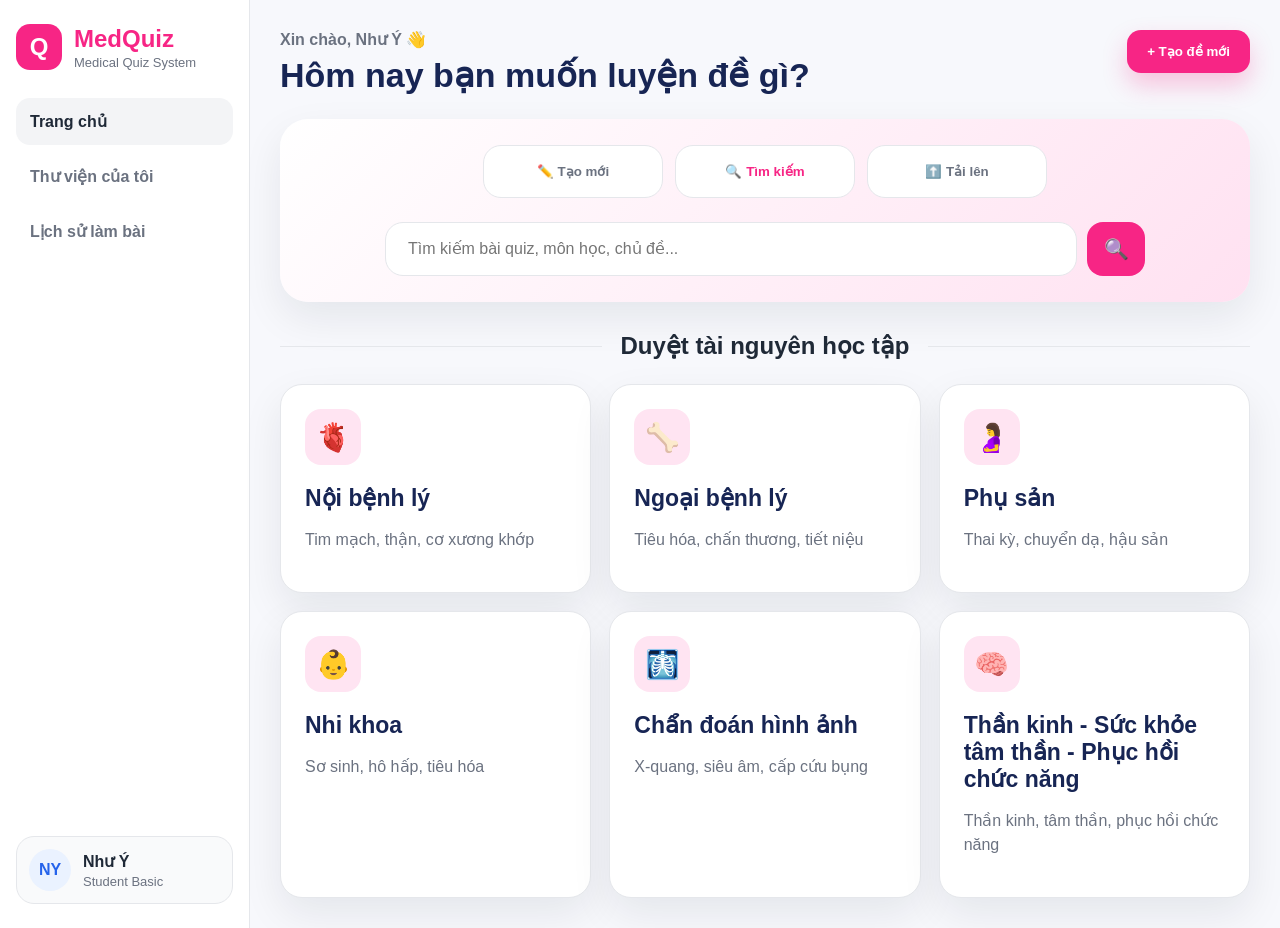
<file: index.html>
<!DOCTYPE html>
<html lang="vi">
<head>
  <meta charset="UTF-8" />
  <meta name="viewport" content="width=device-width, initial-scale=1.0" />
  <title>MedQuiz</title>
  <link rel="stylesheet" href="style.css" />
</head>

<body>
  <div class="app">

    <aside class="sidebar">
      <div class="logo">
        <div class="logo-icon">Q</div>
        <div>
          <h2>MedQuiz</h2>
          <p>Medical Quiz System</p>
        </div>
      </div>

      <nav class="menu">
        <a class="menu-item active" href="index.html">Trang chủ</a>
        <a class="menu-item" href="library.html">Thư viện của tôi</a>
        <a class="menu-item" href="history.html">Lịch sử làm bài</a>
      </nav>

      <div class="user-card">
        <div class="avatar">NY</div>
        <div>
          <strong>Như Ý</strong>
          <p>Student Basic</p>
        </div>
      </div>
    </aside>

    <main class="main">
      <header class="topbar">
        <div>
          <p class="hello">Xin chào, Như Ý 👋</p>
          <h1>Hôm nay bạn muốn luyện đề gì?</h1>
        </div>

        <button class="primary-btn">+ Tạo đề mới</button>
      </header>

      <section class="hero">
        <div class="hero-tabs">
          <button class="hero-tab">✏️ Tạo mới</button>
          <button class="hero-tab active">🔍 Tìm kiếm</button>
          <button class="hero-tab">⬆️ Tải lên</button>
        </div>

        <div class="search-box">
          <input id="searchInput" type="text" placeholder="Tìm kiếm bài quiz, môn học, chủ đề..." />
          <button onclick="searchQuiz()">🔍</button>
        </div>
      </section>

      <section class="section-title">
        <span></span>
        <h2>Duyệt tài nguyên học tập</h2>
        <span></span>
      </section>

      <section class="folder-grid" id="subjectGrid">

        <a class="folder-card" href="noi.html" data-title="Nội bệnh lý Tim mạch Thận Cơ xương khớp">
          <div class="folder-icon">🫀</div>
          <h3>Nội bệnh lý</h3>
          <p>Tim mạch, thận, cơ xương khớp</p>
        </a>

        <a class="folder-card" href="ngoai.html" data-title="Ngoại bệnh lý Tiêu hóa Chấn thương Tiết niệu">
          <div class="folder-icon">🦴</div>
          <h3>Ngoại bệnh lý</h3>
          <p>Tiêu hóa, chấn thương, tiết niệu</p>
        </a>

        <a class="folder-card" href="san.html" data-title="Phụ sản Thai kỳ Chuyển dạ Hậu sản">
          <div class="folder-icon">🤰</div>
          <h3>Phụ sản</h3>
          <p>Thai kỳ, chuyển dạ, hậu sản</p>
        </a>

        <a class="folder-card" href="nhi.html" data-title="Nhi khoa Sơ sinh Hô hấp Tiêu hóa">
          <div class="folder-icon">👶</div>
          <h3>Nhi khoa</h3>
          <p>Sơ sinh, hô hấp, tiêu hóa</p>
        </a>

        <a class="folder-card" href="cdha.html" data-title="Chẩn đoán hình ảnh X quang Siêu âm CT MRI">
          <div class="folder-icon">🩻</div>
          <h3>Chẩn đoán hình ảnh</h3>
          <p>X-quang, siêu âm, cấp cứu bụng</p>
        </a>

        <a class="folder-card" href="thankinh.html" data-title="Thần kinh Sức khỏe tâm thần Phục hồi chức năng">
          <div class="folder-icon">🧠</div>
          <h3>Thần kinh - Sức khỏe tâm thần - Phục hồi chức năng</h3>
          <p>Thần kinh, tâm thần, phục hồi chức năng</p>
        </a>

      </section>
    </main>
  </div>

  <script src="script.js"></script>
</body>
</html>
</file>
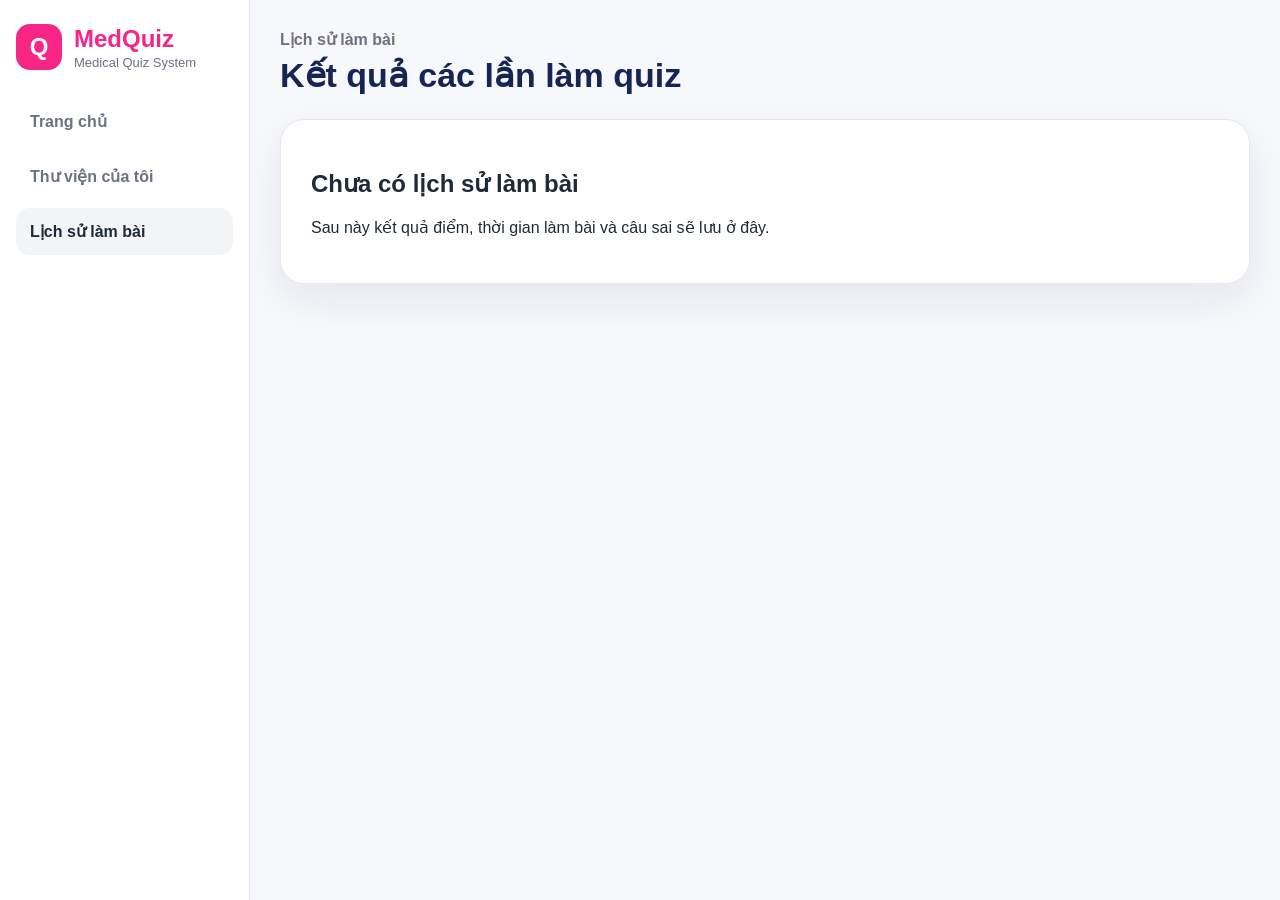
<file: history.html>
<!DOCTYPE html>
<html lang="vi">
<head>
  <meta charset="UTF-8" />
  <title>Lịch sử làm bài</title>
  <link rel="stylesheet" href="style.css" />
</head>

<body>
  <div class="app">
    <aside class="sidebar">
      <div class="logo">
        <div class="logo-icon">Q</div>
        <div>
          <h2>MedQuiz</h2>
          <p>Medical Quiz System</p>
        </div>
      </div>

      <nav class="menu">
        <a class="menu-item" href="index.html">Trang chủ</a>
        <a class="menu-item" href="library.html">Thư viện của tôi</a>
        <a class="menu-item active" href="history.html">Lịch sử làm bài</a>
      </nav>
    </aside>

    <main class="main">
      <header class="page-header">
        <div>
          <p class="hello">Lịch sử làm bài</p>
          <h1>Kết quả các lần làm quiz</h1>
        </div>
      </header>

      <div class="empty-card">
        <h2>Chưa có lịch sử làm bài</h2>
        <p>Sau này kết quả điểm, thời gian làm bài và câu sai sẽ lưu ở đây.</p>
      </div>
    </main>
  </div>
</body>
</html>
</file>
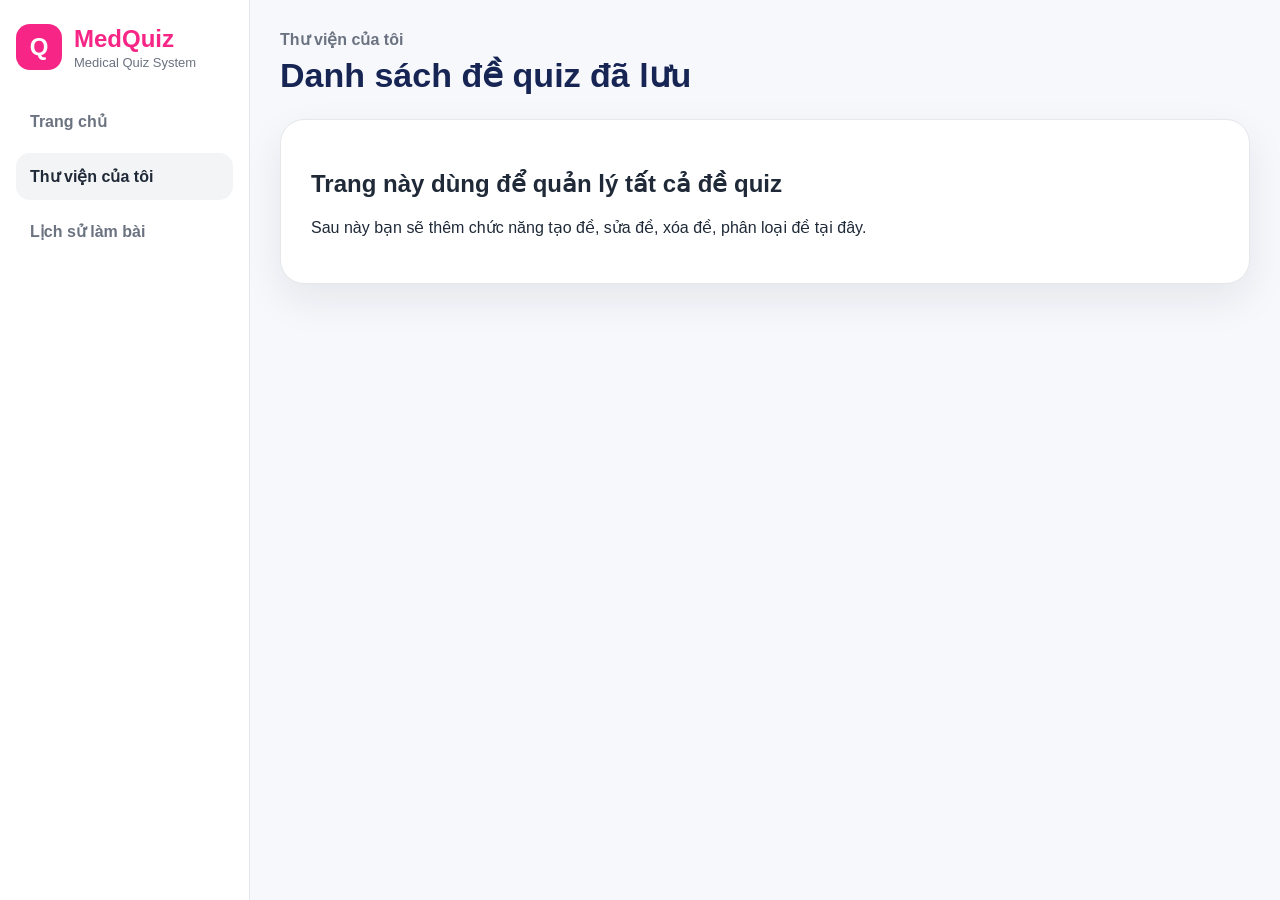
<file: library.html>
<!DOCTYPE html>
<html lang="vi">
<head>
  <meta charset="UTF-8" />
  <title>Thư viện của tôi</title>
  <link rel="stylesheet" href="style.css" />
</head>

<body>
  <div class="app">
    <aside class="sidebar">
      <div class="logo">
        <div class="logo-icon">Q</div>
        <div>
          <h2>MedQuiz</h2>
          <p>Medical Quiz System</p>
        </div>
      </div>

      <nav class="menu">
        <a class="menu-item" href="index.html">Trang chủ</a>
        <a class="menu-item active" href="library.html">Thư viện của tôi</a>
        <a class="menu-item" href="history.html">Lịch sử làm bài</a>
      </nav>
    </aside>

    <main class="main">
      <header class="page-header">
        <div>
          <p class="hello">Thư viện của tôi</p>
          <h1>Danh sách đề quiz đã lưu</h1>
        </div>
      </header>

      <div class="empty-card">
        <h2>Trang này dùng để quản lý tất cả đề quiz</h2>
        <p>Sau này bạn sẽ thêm chức năng tạo đề, sửa đề, xóa đề, phân loại đề tại đây.</p>
      </div>
    </main>
  </div>
</body>
</html>
</file>
<file: style.css>
:root {
  --bg: #f7f8fc;
  --card: #ffffff;
  --pink: #f72585;
  --pink-soft: #ffe4f2;
  --navy: #172554;
  --text: #1f2937;
  --muted: #6b7280;
  --line: #e5e7eb;
  --shadow: 0 16px 40px rgba(15, 23, 42, 0.08);
}

* {
  box-sizing: border-box;
}

body {
  margin: 0;
  font-family: "Segoe UI", Arial, sans-serif;
  background: var(--bg);
  color: var(--text);
}

.app {
  display: grid;
  grid-template-columns: 250px 1fr;
  min-height: 100vh;
}

.sidebar {
  background: white;
  border-right: 1px solid var(--line);
  padding: 24px 16px;
  display: flex;
  flex-direction: column;
}

.logo {
  display: flex;
  gap: 12px;
  align-items: center;
  margin-bottom: 28px;
}

.logo-icon {
  width: 46px;
  height: 46px;
  border-radius: 14px;
  background: var(--pink);
  color: white;
  display: grid;
  place-items: center;
  font-size: 24px;
  font-weight: 900;
}

.logo h2 {
  margin: 0;
  color: var(--pink);
}

.logo p {
  margin: 2px 0 0;
  color: var(--muted);
  font-size: 13px;
}

.menu {
  display: flex;
  flex-direction: column;
  gap: 8px;
}

.menu-item {
  text-decoration: none;
  color: var(--muted);
  padding: 14px;
  border-radius: 14px;
  font-weight: 700;
}

.menu-item:hover,
.menu-item.active {
  background: #f3f4f6;
  color: var(--text);
}

.user-card {
  margin-top: auto;
  display: flex;
  gap: 12px;
  align-items: center;
  background: #f9fafb;
  border: 1px solid var(--line);
  border-radius: 18px;
  padding: 12px;
}

.avatar {
  width: 42px;
  height: 42px;
  border-radius: 50%;
  background: #eaf2ff;
  color: #2563eb;
  display: grid;
  place-items: center;
  font-weight: 900;
}

.user-card p {
  margin: 3px 0 0;
  color: var(--muted);
  font-size: 13px;
}

.main {
  padding: 30px;
}

.topbar,
.page-header {
  display: flex;
  justify-content: space-between;
  align-items: flex-start;
  margin-bottom: 24px;
}

.hello {
  margin: 0 0 6px;
  color: var(--muted);
  font-weight: 600;
}

h1 {
  margin: 0;
  color: var(--navy);
  font-size: 34px;
}

.primary-btn {
  border: none;
  border-radius: 14px;
  background: var(--pink);
  color: white;
  padding: 14px 20px;
  font-weight: 900;
  cursor: pointer;
  box-shadow: 0 12px 25px rgba(247, 37, 133, 0.25);
}

.hero {
  background: linear-gradient(135deg, white, #ffe1f1);
  border-radius: 28px;
  padding: 26px;
  box-shadow: var(--shadow);
  margin-bottom: 30px;
}

.hero-tabs {
  display: flex;
  justify-content: center;
  gap: 12px;
  margin-bottom: 24px;
}

.hero-tab {
  width: 180px;
  border: 1px solid var(--line);
  background: white;
  border-radius: 18px;
  padding: 18px;
  font-weight: 900;
  color: var(--muted);
  cursor: pointer;
}

.hero-tab.active {
  color: var(--pink);
}

.search-box {
  max-width: 760px;
  margin: 0 auto;
  display: grid;
  grid-template-columns: 1fr 58px;
  gap: 10px;
}

.search-box input {
  border: 1px solid var(--line);
  border-radius: 18px;
  padding: 17px 22px;
  font-size: 16px;
}

.search-box button {
  border: none;
  border-radius: 16px;
  background: var(--pink);
  color: white;
  font-size: 20px;
  cursor: pointer;
}

.section-title {
  display: grid;
  grid-template-columns: 1fr auto 1fr;
  gap: 18px;
  align-items: center;
  margin-bottom: 24px;
}

.section-title span {
  height: 1px;
  background: var(--line);
}

.section-title h2 {
  margin: 0;
  color: var(--text);
}

.folder-grid {
  display: grid;
  grid-template-columns: repeat(3, 1fr);
  gap: 18px;
}

.folder-card {
  text-decoration: none;
  color: var(--text);
  background: white;
  border: 1px solid var(--line);
  border-radius: 22px;
  padding: 24px;
  min-height: 190px;
  box-shadow: var(--shadow);
  transition: 0.2s;
}

.folder-card:hover {
  transform: translateY(-4px);
  border-color: var(--pink);
}

.folder-icon {
  width: 56px;
  height: 56px;
  border-radius: 16px;
  background: var(--pink-soft);
  display: grid;
  place-items: center;
  font-size: 28px;
  margin-bottom: 20px;
}

.folder-card h3 {
  margin: 0;
  color: var(--navy);
  font-size: 23px;
}

.folder-card p {
  color: var(--muted);
  line-height: 1.5;
}

.folder-card strong {
  color: var(--pink);
}

.subject-page {
  max-width: 1200px;
}

.subject-hero {
  background: white;
  border: 1px solid var(--line);
  border-radius: 26px;
  padding: 28px;
  box-shadow: var(--shadow);
  margin-bottom: 24px;
}

.quiz-grid {
  display: grid;
  grid-template-columns: repeat(3, 1fr);
  gap: 18px;
}

.quiz-card {
  background: white;
  border: 1px solid var(--line);
  border-radius: 22px;
  padding: 22px;
  box-shadow: var(--shadow);
}

.quiz-card h3 {
  margin: 0 0 8px;
  color: var(--navy);
}

.quiz-card p {
  color: var(--muted);
}

.quiz-card button {
  margin-top: 12px;
  width: 100%;
  border: none;
  border-radius: 14px;
  padding: 12px;
  background: var(--pink);
  color: white;
  font-weight: 900;
  cursor: pointer;
}

.empty-card {
  background: white;
  border: 1px solid var(--line);
  border-radius: 24px;
  padding: 30px;
  box-shadow: var(--shadow);
}

@media (max-width: 1000px) {
  .app {
    grid-template-columns: 1fr;
  }

  .folder-grid,
  .quiz-grid {
    grid-template-columns: repeat(2, 1fr);
  }

  .sidebar {
    border-right: none;
    border-bottom: 1px solid var(--line);
  }
}

@media (max-width: 650px) {
  .folder-grid,
  .quiz-grid {
    grid-template-columns: 1fr;
  }

  .topbar {
    flex-direction: column;
    gap: 16px;
  }

  .hero-tabs {
    flex-direction: column;
  }

  .hero-tab {
    width: 100%;
  }
}.back-btn {
  border: none;
  background: white;
  border: 1px solid #e5e7eb;
  padding: 10px 16px;
  border-radius: 12px;
  cursor: pointer;
  font-weight: 700;
  margin-bottom: 10px;
}

.back-btn:hover {
  background: #f72585;
  color: white;
}/* =========================
   TRANG DÁN ĐỀ - ĐỌC MCQ
========================= */

.subtitle,
.muted-text {
  color: var(--muted);
}

.editor-layout {
  display: grid;
  grid-template-columns: 1fr 1fr;
  gap: 22px;
}

.editor-card {
  background: white;
  border: 1px solid var(--line);
  border-radius: 26px;
  padding: 24px;
  box-shadow: var(--shadow);
}

.editor-card h2 {
  margin-top: 0;
  color: var(--navy);
}

.format-box {
  background: #f8fafc;
  border: 1px dashed var(--line);
  border-radius: 16px;
  padding: 14px;
  font-size: 14px;
  color: var(--muted);
  white-space: pre-wrap;
}

.quiz-textarea {
  width: 100%;
  min-height: 360px;
  border: 1px solid var(--line);
  border-radius: 18px;
  padding: 18px;
  font-size: 16px;
  resize: vertical;
  outline: none;
}

.quiz-textarea:focus {
  border-color: var(--pink);
}

.button-row {
  display: flex;
  gap: 12px;
  margin-top: 14px;
}

.summary-box {
  display: grid;
  grid-template-columns: 1fr 1fr;
  gap: 14px;
  margin-bottom: 18px;
}

.summary-box div {
  background: #f8fafc;
  border-radius: 18px;
  padding: 18px;
}

.summary-box p {
  margin: 0;
  color: var(--muted);
}

.summary-box h3 {
  margin: 8px 0 0;
  color: var(--pink);
  font-size: 28px;
}

.question-preview {
  max-height: 500px;
  overflow-y: auto;
}

.preview-item {
  border: 1px solid var(--line);
  border-radius: 18px;
  padding: 16px;
  margin-bottom: 12px;
}

.preview-item h3 {
  color: var(--navy);
}

/* =========================
   TRANG LÀM QUIZ KIỂU WAYGROUND
========================= */

.quiz-play-body {
  background: radial-gradient(circle at top, #7f1d5a, #2a0018 70%);
  color: white;
}

.play-page {
  min-height: 100vh;
  padding: 26px;
}

.play-header {
  display: grid;
  grid-template-columns: 180px 1fr 140px;
  align-items: center;
  gap: 20px;
  margin-bottom: 70px;
}

.back-btn {
  border: none;
  border-radius: 14px;
  padding: 12px 16px;
  cursor: pointer;
  font-weight: 800;
}

.play-title {
  text-align: center;
}

.play-title p {
  margin: 0;
  color: #fbcfe8;
}

.play-title h1 {
  color: white;
}

.timer-box {
  background: rgba(255, 255, 255, 0.14);
  border-radius: 16px;
  padding: 14px;
  text-align: center;
  font-weight: 900;
}

.play-stage {
  max-width: 1300px;
  margin: 0 auto;
}

.question-counter {
  width: fit-content;
  margin: 0 auto -16px;
  background: #111827;
  color: #fde047;
  padding: 8px 16px;
  border-radius: 999px;
  font-weight: 900;
  position: relative;
  z-index: 2;
}

.question-board {
  background: rgba(0, 0, 0, 0.55);
  border: 1px solid rgba(255,255,255,0.15);
  border-radius: 16px;
  padding: 28px;
  text-align: center;
  margin-bottom: 80px;
}

.question-board h2 {
  color: white;
  line-height: 1.6;
}

.answer-grid {
  display: grid;
  grid-template-columns: repeat(4, 1fr);
  gap: 18px;
}

.play-answer {
  min-height: 230px;
  border: none;
  border-radius: 18px;
  padding: 20px;
  color: white;
  font-size: 24px;
  font-weight: 800;
  cursor: pointer;
  display: flex;
  align-items: center;
  justify-content: center;
  position: relative;
}

.play-answer span {
  position: absolute;
  top: 14px;
  right: 14px;
  background: rgba(0,0,0,0.18);
  border-radius: 8px;
  padding: 6px 10px;
}

.play-answer p {
  max-width: 90%;
}

.color-a {
  background: linear-gradient(180deg, #c3c900, #687000);
}

.color-b {
  background: linear-gradient(180deg, #c084fc, #6b21a8);
}

.color-c {
  background: linear-gradient(180deg, #fb923c, #ea580c);
}

.color-d {
  background: linear-gradient(180deg, #2dd4bf, #0f766e);
}

.correct-answer {
  outline: 6px solid #22c55e;
}

.wrong-answer {
  outline: 6px solid #ef4444;
  opacity: 0.65;
}

.play-actions {
  display: flex;
  justify-content: center;
  gap: 14px;
  margin-top: 28px;
}

.result-box {
  text-align: center;
  margin-top: 20px;
  font-size: 22px;
  font-weight: 900;
}

.finish-card {
  max-width: 500px;
  margin: 100px auto;
  background: white;
  color: var(--navy);
  border-radius: 28px;
  padding: 40px;
  text-align: center;
}

.finish-card h2 {
  font-size: 52px;
  color: var(--pink);
}

@media (max-width: 1000px) {
  .editor-layout {
    grid-template-columns: 1fr;
  }

  .answer-grid {
    grid-template-columns: 1fr 1fr;
  }

  .play-header {
    grid-template-columns: 1fr;
  }
}

@media (max-width: 650px) {
  .answer-grid {
    grid-template-columns: 1fr;
  }
}.input-tabs {
  display: flex;
  gap: 10px;
  margin-bottom: 12px;
}

.tab-btn {
  padding: 10px 14px;
  border: 1px solid #ddd;
  border-radius: 12px;
  background: white;
  cursor: pointer;
  font-weight: 700;
}

.tab-btn.active {
  background: #f72585;
  color: white;
}/* =========================
   NỘI BỆNH LÝ - IMPORT QUIZ
========================= */

.subtitle,
.muted-text {
  color: var(--muted);
}

.subject-dashboard {
  display: grid;
  grid-template-columns: 1fr 1fr;
  gap: 22px;
}

.editor-card {
  background: white;
  border: 1px solid var(--line);
  border-radius: 26px;
  padding: 24px;
  box-shadow: var(--shadow);
}

.card-title {
  display: flex;
  gap: 14px;
  align-items: flex-start;
  margin-bottom: 18px;
}

.card-title span {
  width: 42px;
  height: 42px;
  border-radius: 14px;
  background: var(--pink-soft);
  color: var(--pink);
  display: grid;
  place-items: center;
  font-weight: 900;
}

.card-title h2 {
  margin: 0;
  color: var(--navy);
}

.card-title p {
  margin: 4px 0 0;
  color: var(--muted);
}

.input-tabs {
  display: flex;
  gap: 10px;
  margin-bottom: 14px;
}

.tab-btn {
  border: 1px solid var(--line);
  background: white;
  border-radius: 14px;
  padding: 12px 16px;
  font-weight: 800;
  cursor: pointer;
}

.tab-btn.active {
  background: var(--pink);
  color: white;
}

.quiz-textarea {
  width: 100%;
  min-height: 360px;
  border: 1px solid var(--line);
  border-radius: 18px;
  padding: 18px;
  font-size: 16px;
  resize: vertical;
  outline: none;
}

.quiz-textarea:focus {
  border-color: var(--pink);
}

.file-box {
  border: 1px dashed var(--line);
  border-radius: 18px;
  padding: 28px;
  background: #f8fafc;
}

.file-box input {
  width: 100%;
}

.ai-note {
  margin-top: 14px;
  background: #fff7ed;
  border: 1px solid #fed7aa;
  color: #9a3412;
  border-radius: 16px;
  padding: 14px;
  line-height: 1.5;
}

.button-row {
  display: flex;
  gap: 12px;
  margin-top: 16px;
}

.summary-box {
  display: grid;
  grid-template-columns: 1fr 1fr;
  gap: 14px;
  margin-bottom: 16px;
}

.summary-box div {
  background: #f8fafc;
  border-radius: 18px;
  padding: 18px;
}

.summary-box p {
  margin: 0;
  color: var(--muted);
}

.summary-box h3 {
  margin: 8px 0 0;
  color: var(--pink);
  font-size: 26px;
}

.title-input {
  width: 100%;
  border: 1px solid var(--line);
  border-radius: 16px;
  padding: 14px;
  font-size: 16px;
}

.question-preview {
  margin-top: 18px;
  max-height: 520px;
  overflow-y: auto;
}

.preview-item {
  border: 1px solid var(--line);
  border-radius: 18px;
  padding: 16px;
  margin-bottom: 12px;
}

.preview-item h3 {
  color: var(--navy);
}

.folder-section {
  margin-top: 28px;
}

.section-heading {
  margin-bottom: 18px;
}

.section-heading h2 {
  margin: 0;
  color: var(--navy);
}

.saved-quiz-grid {
  display: grid;
  grid-template-columns: repeat(3, 1fr);
  gap: 18px;
}

.saved-quiz-card {
  background: white;
  border: 1px solid var(--line);
  border-radius: 24px;
  padding: 22px;
  box-shadow: var(--shadow);
}

.saved-icon {
  width: 54px;
  height: 54px;
  border-radius: 16px;
  background: var(--pink-soft);
  display: grid;
  place-items: center;
  font-size: 26px;
  margin-bottom: 16px;
}

.saved-quiz-card h3 {
  color: var(--navy);
  margin: 0;
}

.saved-quiz-card p {
  color: var(--muted);
}

.saved-quiz-card span {
  color: var(--pink);
  font-weight: 900;
  display: block;
  margin-bottom: 6px;
}

.saved-quiz-card small {
  color: var(--muted);
}

/* =========================
   LÀM QUIZ STYLE WAYGROUND
========================= */

.quiz-play-body {
  background: radial-gradient(circle at top, #7f1d5a, #2a0018 70%);
  color: white;
}

.play-page {
  min-height: 100vh;
  padding: 26px;
}

.play-header {
  display: grid;
  grid-template-columns: 180px 1fr 140px;
  align-items: center;
  gap: 20px;
  margin-bottom: 60px;
}

.back-btn {
  border: none;
  border-radius: 14px;
  padding: 12px 16px;
  cursor: pointer;
  font-weight: 800;
}

.play-title {
  text-align: center;
}

.play-title p {
  margin: 0;
  color: #fbcfe8;
}

.play-title h1 {
  color: white;
}

.score-pill {
  background: rgba(255, 255, 255, 0.14);
  border-radius: 16px;
  padding: 14px;
  text-align: center;
  font-weight: 900;
}

.play-stage {
  max-width: 1300px;
  margin: 0 auto;
}

.question-counter {
  width: fit-content;
  margin: 0 auto -16px;
  background: #111827;
  color: #fde047;
  padding: 8px 16px;
  border-radius: 999px;
  font-weight: 900;
  position: relative;
  z-index: 2;
}

.question-board {
  background: rgba(0, 0, 0, 0.55);
  border: 1px solid rgba(255,255,255,0.15);
  border-radius: 16px;
  padding: 28px;
  text-align: center;
  margin-bottom: 70px;
}

.question-board h2 {
  color: white;
  line-height: 1.6;
}

.answer-grid {
  display: grid;
  grid-template-columns: repeat(4, 1fr);
  gap: 18px;
}

.play-answer {
  min-height: 230px;
  border: none;
  border-radius: 18px;
  padding: 20px;
  color: white;
  font-size: 24px;
  font-weight: 800;
  cursor: pointer;
  display: flex;
  align-items: center;
  justify-content: center;
  position: relative;
}

.play-answer span {
  position: absolute;
  top: 14px;
  right: 14px;
  background: rgba(0,0,0,0.18);
  border-radius: 8px;
  padding: 6px 10px;
}

.color-a {
  background: linear-gradient(180deg, #c3c900, #687000);
}

.color-b {
  background: linear-gradient(180deg, #c084fc, #6b21a8);
}

.color-c {
  background: linear-gradient(180deg, #fb923c, #ea580c);
}

.color-d {
  background: linear-gradient(180deg, #2dd4bf, #0f766e);
}

.selected-answer {
  transform: scale(1.03);
}

.correct-answer {
  outline: 7px solid #22c55e;
}

.wrong-answer {
  outline: 7px solid #ef4444;
  opacity: 0.7;
}

.feedback-box {
  text-align: center;
  margin-top: 22px;
}

.feedback {
  display: inline-block;
  padding: 14px 22px;
  border-radius: 999px;
  font-weight: 900;
  font-size: 20px;
}

.correct-feedback {
  background: #dcfce7;
  color: #166534;
}

.wrong-feedback {
  background: #fee2e2;
  color: #991b1b;
}

.play-actions {
  display: flex;
  justify-content: center;
  margin-top: 24px;
}

.play-actions button:disabled {
  opacity: 0.5;
  cursor: not-allowed;
}

.finish-card {
  max-width: 520px;
  margin: 60px auto;
  background: white;
  color: var(--navy);
  border-radius: 28px;
  padding: 40px;
  text-align: center;
}

.finish-card h2 {
  font-size: 52px;
  color: var(--pink);
}

.review-panel {
  background: white;
  color: var(--text);
  border-radius: 26px;
  padding: 28px;
  margin-top: 24px;
}

.review-question {
  border: 1px solid var(--line);
  border-radius: 18px;
  padding: 18px;
  margin-bottom: 14px;
}

.review-question h3 {
  color: var(--navy);
}

@media (max-width: 1100px) {
  .noi-dashboard,
  .saved-quiz-grid {
    grid-template-columns: 1fr;
  }

  .answer-grid {
    grid-template-columns: 1fr 1fr;
  }

  .play-header {
    grid-template-columns: 1fr;
  }
}

@media (max-width: 650px) {
  .answer-grid {
    grid-template-columns: 1fr;
  }

  .button-row {
    flex-direction: column;
  }
}
.question-nav-box {
  margin-top: 20px;
  padding: 16px;
  background: #ffffff;
  border-radius: 16px;
}

.question-nav-title {
  margin-bottom: 10px;
  font-weight: 700;
  color: #333;
}

.question-nav {
  display: flex;
  flex-wrap: wrap;
  gap: 8px;
}

.question-nav button {
  width: 40px;
  height: 40px;
  border-radius: 12px;
  border: none;
  background: #e9ecef;
  font-weight: 700;
  cursor: pointer;
}

.question-nav button.active {
  background: #4dabf7;
  color: white;
}

.question-nav button.done {
  background: #51cf66;
  color: white;
}

.question-nav button.wrong {
  background: #ff6b6b;
  color: white;
}
</file>
